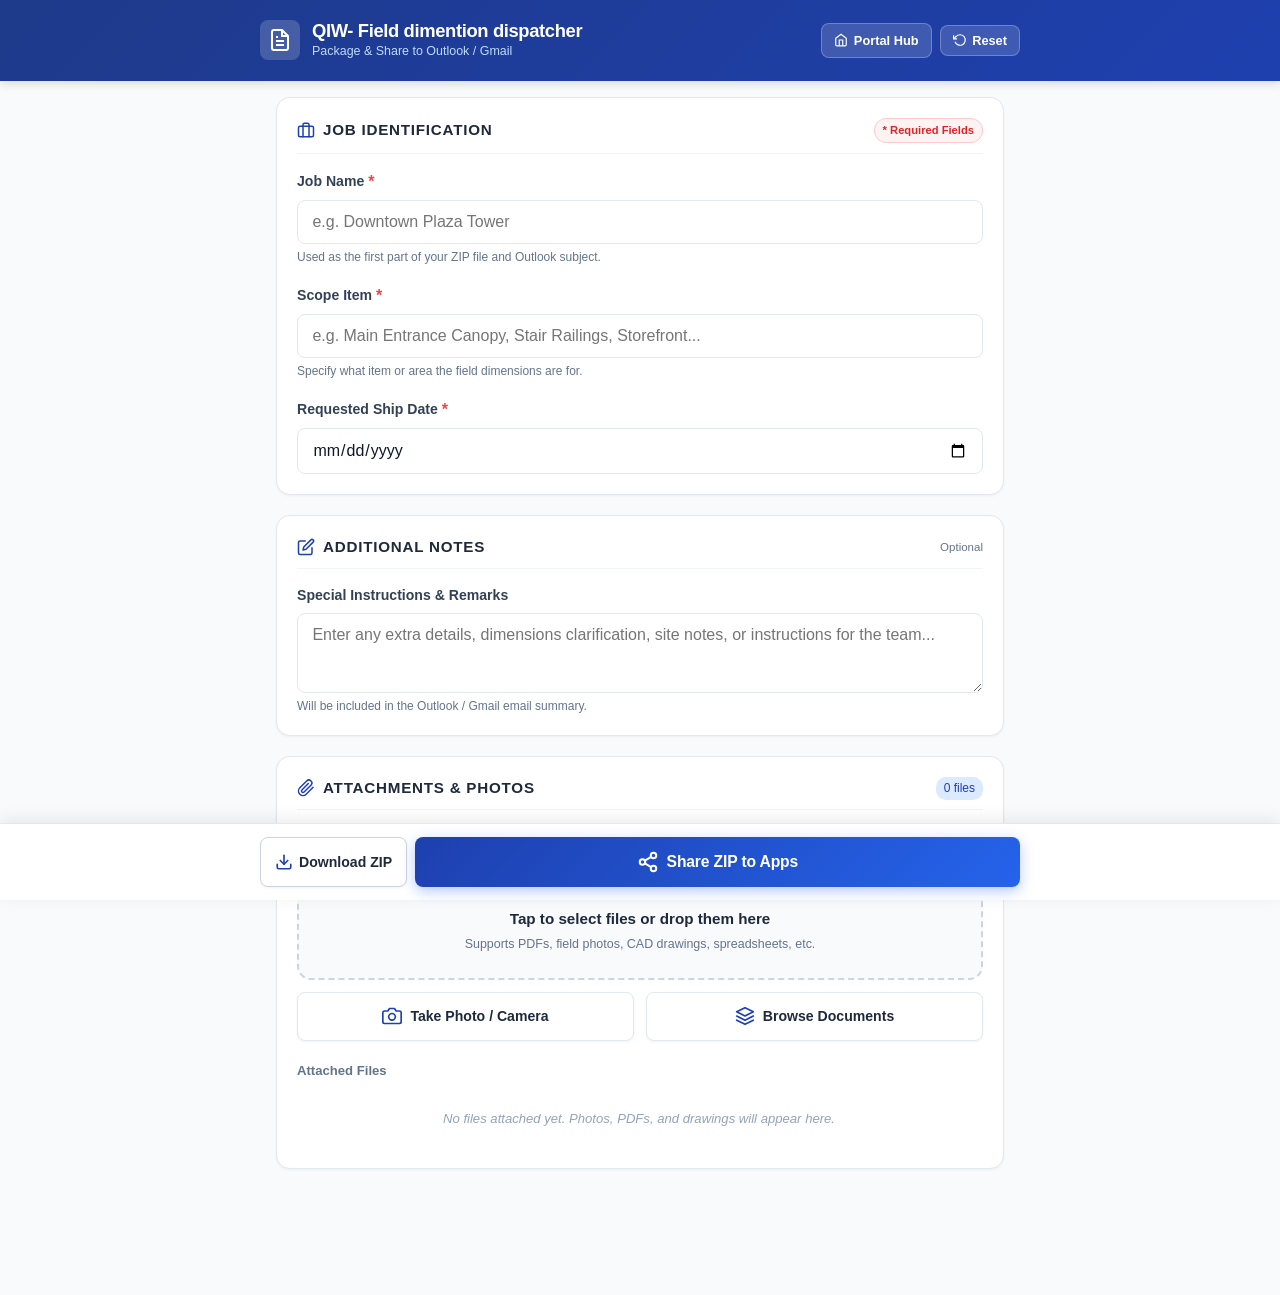
<file: field-dims/index.html>
<!DOCTYPE html>
<html lang="en">
<head>
  <meta charset="UTF-8">
  <meta name="viewport" content="width=device-width, initial-scale=1.0, maximum-scale=1.0, user-scalable=no">
  <meta name="apple-mobile-web-app-capable" content="yes">
  <meta name="apple-mobile-web-app-status-bar-style" content="default">
  <title>QIW- Field dimention dispatcher</title>
  <link rel="stylesheet" href="static/css/style.css?v=20260903_v10">
</head>
<body>

  <!-- App Header -->
  <header class="app-header">
    <div class="header-container">
      <div class="header-brand">
        <div class="header-icon">
          <svg viewBox="0 0 24 24">
            <path d="M14 2H6a2 2 0 0 0-2 2v16a2 2 0 0 0 2 2h12a2 2 0 0 0 2-2V8z"></path>
            <polyline points="14 2 14 8 20 8"></polyline>
            <line x1="16" y1="13" x2="8" y2="13"></line>
            <line x1="16" y1="17" x2="8" y2="17"></line>
            <polyline points="10 9 9 9 8 9"></polyline>
          </svg>
        </div>
        <div class="header-titles">
          <h1>QIW- Field dimention dispatcher</h1>
          <p>Package & Share to Outlook / Gmail</p>
        </div>
      </div>
      <div class="header-actions">
        <a href="../index.html" onclick="if(window.parent&&window.parent.qiwPortal){window.parent.qiwPortal.showHub();return false;}" class="btn-header" style="text-decoration: none;" title="Return to Selection Hub">
          <svg width="14" height="14" viewBox="0 0 24 24" fill="none" stroke="currentColor" stroke-width="2">
            <path d="M3 9l9-7 9 7v11a2 2 0 0 1-2 2H5a2 2 0 0 1-2-2z"></path>
            <polyline points="9 22 9 12 15 12 15 22"></polyline>
          </svg>
          Portal Hub
        </a>
        <button type="button" class="btn-header" id="btnResetForm" title="Clear all fields">
          <svg width="14" height="14" viewBox="0 0 24 24" fill="none" stroke="currentColor" stroke-width="2">
            <polyline points="1 4 1 10 7 10"></polyline>
            <path d="M3.51 15a9 9 0 1 0 2.13-9.36L1 10"></path>
          </svg>
          Reset
        </button>
      </div>
    </div>
  </header>

  <!-- Main Content Wrapper -->
  <main class="main-wrapper">

    <form id="jobDispatchForm" onsubmit="return false;" novalidate>
      
      <!-- Card 1: Required Job Info -->
      <section class="form-card">
        <div class="card-title-row">
          <div class="card-title">
            <svg viewBox="0 0 24 24" fill="none" stroke-width="2" stroke-linecap="round" stroke-linejoin="round">
              <rect x="2" y="7" width="20" height="14" rx="2" ry="2"></rect>
              <path d="M16 21V5a2 2 0 0 0-2-2h-4a2 2 0 0 0-2 2v16"></path>
            </svg>
            Job Identification
          </div>
          <span class="badge-required">* Required Fields</span>
        </div>

        <!-- Job Name -->
        <div class="form-group">
          <label for="jobName">Job Name <span class="star">*</span></label>
          <input type="text" id="jobName" placeholder="e.g. Downtown Plaza Tower" autocomplete="off" required>
          <div class="error-text" id="jobNameError"></div>
          <div class="input-hint">Used as the first part of your ZIP file and Outlook subject.</div>
        </div>

        <!-- Scope Item -->
        <div class="form-group">
          <label for="category">Scope Item <span class="star">*</span></label>
          <input type="text" id="category" placeholder="e.g. Main Entrance Canopy, Stair Railings, Storefront..." autocomplete="off" required>
          <div class="error-text" id="categoryError"></div>
          <div class="input-hint">Specify what item or area the field dimensions are for.</div>
        </div>

        <!-- Requested Ship Date -->
        <div class="form-group">
          <label for="shipDate">Requested Ship Date <span class="star">*</span></label>
          <input type="date" id="shipDate" required>
          <div class="error-text" id="shipDateError"></div>
        </div>
      </section>

      <!-- Card 2: Additional Notes (Optional) -->
      <section class="form-card">
        <div class="card-title-row">
          <div class="card-title">
            <svg viewBox="0 0 24 24" fill="none" stroke-width="2" stroke-linecap="round" stroke-linejoin="round">
              <path d="M11 4H4a2 2 0 0 0-2 2v14a2 2 0 0 0 2 2h14a2 2 0 0 0 2-2v-7"></path>
              <path d="M18.5 2.5a2.121 2.121 0 0 1 3 3L12 15l-4 1 1-4 9.5-9.5z"></path>
            </svg>
            Additional Notes
          </div>
          <span style="font-size: 0.72rem; color: var(--text-muted); font-weight: 500;">Optional</span>
        </div>

        <div class="form-group">
          <label for="notes">Special Instructions & Remarks</label>
          <textarea id="notes" rows="3" placeholder="Enter any extra details, dimensions clarification, site notes, or instructions for the team..."></textarea>
          <div class="input-hint">Will be included in the Outlook / Gmail email summary.</div>
        </div>
      </section>

      <!-- Card 3: File Uploads & Photos -->
      <section class="form-card">
        <div class="card-title-row">
          <div class="card-title">
            <svg viewBox="0 0 24 24" fill="none" stroke-width="2" stroke-linecap="round" stroke-linejoin="round">
              <path d="M21.44 11.05l-9.19 9.19a6 6 0 0 1-8.49-8.49l9.19-9.19a4 4 0 0 1 5.66 5.66l-9.2 9.19a2 2 0 0 1-2.83-2.83l8.49-8.48"></path>
            </svg>
            Attachments & Photos
          </div>
          <span class="file-list-count" id="fileCountBadge">0 files</span>
        </div>

        <!-- Hidden File Inputs -->
        <input type="file" id="fileInputAll" multiple style="display: none;">
        <input type="file" id="fileInputCamera" accept="image/*" capture="environment" multiple style="display: none;">

        <!-- Drag & Drop Zone -->
        <div class="upload-zone" id="dropZone">
          <div class="upload-zone-icon">
            <svg viewBox="0 0 24 24" fill="none" stroke="currentColor" stroke-width="2" stroke-linecap="round" stroke-linejoin="round">
              <path d="M21 15v4a2 2 0 0 1-2 2H5a2 2 0 0 1-2-2v-4"></path>
              <polyline points="17 8 12 3 7 8"></polyline>
              <line x1="12" y1="3" x2="12" y2="15"></line>
            </svg>
          </div>
          <div class="upload-zone-text">Tap to select files or drop them here</div>
          <div class="upload-zone-sub">Supports PDFs, field photos, CAD drawings, spreadsheets, etc.</div>
        </div>

        <!-- Mobile Quick-Action Buttons (Camera & Documents) -->
        <div class="mobile-upload-actions">
          <button type="button" class="btn-upload-choice" id="btnCameraUpload">
            <svg viewBox="0 0 24 24" fill="none" stroke-width="2" stroke-linecap="round" stroke-linejoin="round">
              <path d="M23 19a2 2 0 0 1-2 2H3a2 2 0 0 1-2-2V8a2 2 0 0 1 2-2h4l2-3h6l2 3h4a2 2 0 0 1 2 2z"></path>
              <circle cx="12" cy="13" r="4"></circle>
            </svg>
            Take Photo / Camera
          </button>
          <button type="button" class="btn-upload-choice" id="btnBrowseUpload">
            <svg viewBox="0 0 24 24" fill="none" stroke-width="2" stroke-linecap="round" stroke-linejoin="round">
              <polygon points="12 2 2 7 12 12 22 7 12 2"></polygon>
              <polyline points="2 17 12 22 22 17"></polyline>
              <polyline points="2 12 12 17 22 12"></polyline>
            </svg>
            Browse Documents
          </button>
        </div>

        <!-- Attached Files List -->
        <div class="file-list-header">
          <span>Attached Files</span>
        </div>
        <div class="file-list" id="fileListContainer">
          <div class="file-empty-state">No files attached yet. Photos, PDFs, and drawings will appear here.</div>
        </div>
      </section>

    </form>
  </main>

  <!-- Sticky Bottom Bar for Mobile & Tablet -->
  <aside class="sticky-bottom-bar">
    <div class="bottom-bar-container">
      <button type="button" class="btn-secondary-action" id="btnBottomDownloadZip" title="Download ZIP archive to device">
        <svg viewBox="0 0 24 24" fill="none" stroke="currentColor" stroke-width="2.2" stroke-linecap="round" stroke-linejoin="round">
          <path d="M21 15v4a2 2 0 0 1-2 2H5a2 2 0 0 1-2-2v-4"></path>
          <polyline points="7 10 12 15 17 10"></polyline>
          <line x1="12" y1="15" x2="12" y2="3"></line>
        </svg>
        Download ZIP
      </button>
      <button type="button" class="btn-primary-action" id="btnShareEmail" title="Select app (Outlook, Gmail, Teams) to share ZIP">
        <svg viewBox="0 0 24 24" fill="none" stroke="currentColor" stroke-width="2.2" stroke-linecap="round" stroke-linejoin="round">
          <circle cx="18" cy="5" r="3"></circle>
          <circle cx="6" cy="12" r="3"></circle>
          <circle cx="18" cy="19" r="3"></circle>
          <line x1="8.59" y1="13.51" x2="15.42" y2="17.49"></line>
          <line x1="15.41" y1="6.51" x2="8.59" y2="10.49"></line>
        </svg>
        Share ZIP to Apps
      </button>
    </div>
  </aside>

  <!-- Loading Screen Overlay -->
  <div class="loading-overlay" id="loadingOverlay">
    <div class="spinner"></div>
    <div class="loading-title" id="loadingTitle">Compressing Files...</div>
    <div class="loading-subtitle" id="loadingSubtitle">Packaging files into ZIP</div>
  </div>

  <!-- Export Options Modal (Only 2 options: Share to Apps or Download ZIP) -->
  <div class="modal" id="exportModal">
    <div class="modal-content">
      <div class="modal-header">
        <h3>
          <svg width="20" height="20" viewBox="0 0 24 24" fill="none" stroke="#10b981" stroke-width="2.2">
            <path d="M22 11.08V12a10 10 0 1 1-5.93-9.14"></path>
            <polyline points="22 4 12 14.01 9 11.01"></polyline>
          </svg>
          ZIP Archive Ready
        </h3>
        <button type="button" class="modal-close-btn" id="modalCloseBtn">&times;</button>
      </div>

      <div class="modal-body">
        <!-- ZIP File Confirmation Box -->
        <div class="zip-badge-box">
          <div class="zip-badge-icon">
            <svg viewBox="0 0 24 24" fill="none" stroke="currentColor" stroke-width="2" stroke-linecap="round" stroke-linejoin="round">
              <polyline points="21 8 21 21 3 21 3 8"></polyline>
              <rect x="1" y="3" width="22" height="5"></rect>
              <line x1="10" y1="12" x2="14" y2="12"></line>
            </svg>
          </div>
          <div class="zip-details">
            <div class="zip-name" id="modalZipName">Job - Category.zip</div>
            <div class="zip-meta" id="modalZipMeta">0 files &bull; 0 KB</div>
          </div>
        </div>

        <!-- Export Buttons: ONLY TWO BUTTONS -->
        <div class="export-options-list">
          <button type="button" class="btn-export-option primary-option" id="btnModalShare">
            <div class="export-option-icon">
              <svg viewBox="0 0 24 24" fill="none" stroke="currentColor" stroke-width="2" stroke-linecap="round" stroke-linejoin="round">
                <circle cx="18" cy="5" r="3"></circle>
                <circle cx="6" cy="12" r="3"></circle>
                <circle cx="18" cy="19" r="3"></circle>
                <line x1="8.59" y1="13.51" x2="15.42" y2="17.49"></line>
                <line x1="15.41" y1="6.51" x2="8.59" y2="10.49"></line>
              </svg>
            </div>
            <div class="export-option-content">
              <div class="export-option-title">Share to Apps (Outlook / Gmail)</div>
              <div class="export-option-desc">Open apps on your mobile or tablet to share the ZIP file</div>
            </div>
          </button>

          <button type="button" class="btn-export-option" id="btnModalDownloadZip">
            <div class="export-option-icon" style="background: #f0fdf4; color: #16a34a;">
              <svg viewBox="0 0 24 24" fill="none" stroke="currentColor" stroke-width="2" stroke-linecap="round" stroke-linejoin="round">
                <path d="M21 15v4a2 2 0 0 1-2 2H5a2 2 0 0 1-2-2v-4"></path>
                <polyline points="7 10 12 15 17 10"></polyline>
                <line x1="12" y1="15" x2="12" y2="3"></line>
              </svg>
            </div>
            <div class="export-option-content">
              <div class="export-option-title">Download ZIP File</div>
              <div class="export-option-desc">Save the compressed archive directly to your device</div>
            </div>
          </button>
        </div>
      </div>
    </div>
  </div>

  <!-- Photo Markup & Annotation Studio Modal -->
  <div class="markup-modal" id="markupModal">
    <div class="markup-header">
      <div class="markup-header-title">
        <svg width="18" height="18" viewBox="0 0 24 24" fill="none" stroke="#60a5fa" stroke-width="2.2" stroke-linecap="round" stroke-linejoin="round">
          <path d="M12 20h9"></path>
          <path d="M16.5 3.5a2.121 2.121 0 0 1 3 3L7 19l-4 1 1-4L16.5 3.5z"></path>
        </svg>
        <span id="markupPhotoTitle">Photo Markup</span>
      </div>
      <div class="markup-header-actions">
        <button type="button" class="btn-markup-action" id="btnMarkupUndo" title="Undo last markup">
          <svg width="14" height="14" viewBox="0 0 24 24" fill="none" stroke="currentColor" stroke-width="2">
            <polyline points="1 4 1 10 7 10"></polyline>
            <path d="M3.51 15a9 9 0 1 0 2.13-9.36L1 10"></path>
          </svg>
          Undo
        </button>
        <button type="button" class="btn-markup-action" id="btnMarkupClear" title="Clear all marks">
          <svg width="14" height="14" viewBox="0 0 24 24" fill="none" stroke="currentColor" stroke-width="2">
            <polyline points="3 6 5 6 21 6"></polyline>
            <path d="M19 6v14a2 2 0 0 1-2 2H7a2 2 0 0 1-2-2V6m3 0V4a2 2 0 0 1 2-2h4a2 2 0 0 1 2 2v2"></path>
          </svg>
          Clear
        </button>
        <button type="button" class="btn-markup-action btn-save" id="btnMarkupSave">
          <svg width="14" height="14" viewBox="0 0 24 24" fill="none" stroke="currentColor" stroke-width="2.2">
            <path d="M19 21H5a2 2 0 0 1-2-2V5a2 2 0 0 1 2-2h11l5 5v11a2 2 0 0 1-2 2z"></path>
            <polyline points="17 21 17 13 7 13 7 21"></polyline>
            <polyline points="7 3 7 8 15 8"></polyline>
          </svg>
          Save & Apply
        </button>
        <button type="button" class="btn-markup-action" id="btnMarkupClose" title="Cancel without saving">✕</button>
      </div>
    </div>

    <!-- Toolbar: Tools, Colors, Stroke -->
    <div class="markup-toolbar">
      <!-- Tools -->
      <div class="markup-tool-group">
        <span class="tool-label">Tool:</span>
        <button type="button" class="markup-tool-btn active" data-tool="pen" id="toolPen" title="Freehand Pen">
          <svg viewBox="0 0 24 24" fill="none" stroke="currentColor" stroke-width="2"><path d="M12 20h9"></path><path d="M16.5 3.5a2.121 2.121 0 0 1 3 3L7 19l-4 1 1-4L16.5 3.5z"></path></svg>
          Pen
        </button>
        <button type="button" class="markup-tool-btn" data-tool="arrow" id="toolArrow" title="Dimension Arrow">
          <svg viewBox="0 0 24 24" fill="none" stroke="currentColor" stroke-width="2"><line x1="5" y1="12" x2="19" y2="12"></line><polyline points="12 5 19 12 12 19"></polyline></svg>
          Arrow
        </button>
        <button type="button" class="markup-tool-btn" data-tool="text" id="toolText" title="Add Text / Dimension Label">
          <svg viewBox="0 0 24 24" fill="none" stroke="currentColor" stroke-width="2"><polyline points="4 7 4 4 20 4 20 7"></polyline><line x1="9" y1="20" x2="15" y2="20"></line><line x1="12" y1="4" x2="12" y2="20"></line></svg>
          Text / Dims
        </button>
        <button type="button" class="markup-tool-btn" data-tool="box" id="toolBox" title="Rectangle Box">
          <svg viewBox="0 0 24 24" fill="none" stroke="currentColor" stroke-width="2"><rect x="3" y="3" width="18" height="18" rx="2" ry="2"></rect></svg>
          Box
        </button>
        <button type="button" class="markup-tool-btn" data-tool="eraser" id="toolEraser" title="Eraser (Erase marks)">
          <svg viewBox="0 0 24 24" fill="none" stroke="currentColor" stroke-width="2"><path d="M18 13.5l-6 6a2.121 2.121 0 0 1-3 0l-7-7a2.121 2.121 0 0 1 0-3l9-9a2.121 2.121 0 0 1 3 0l7 7a2.121 2.121 0 0 1 0 3z"></path><path d="M6 18h14"></path></svg>
          Eraser
        </button>
      </div>

      <!-- Color Swatches -->
      <div class="markup-tool-group">
        <span class="tool-label">Color:</span>
        <div class="markup-colors">
          <button type="button" class="color-swatch active" data-color="#ef4444" style="background: #ef4444;" title="Red"></button>
          <button type="button" class="color-swatch" data-color="#eab308" style="background: #eab308;" title="Yellow"></button>
          <button type="button" class="color-swatch" data-color="#10b981" style="background: #10b981;" title="Green"></button>
          <button type="button" class="color-swatch" data-color="#3b82f6" style="background: #3b82f6;" title="Blue"></button>
          <button type="button" class="color-swatch" data-color="#ffffff" style="background: #ffffff;" title="White"></button>
          <button type="button" class="color-swatch" data-color="#000000" style="background: #000000;" title="Black"></button>
        </div>
      </div>

      <!-- Stroke Width -->
      <div class="markup-tool-group">
        <span class="tool-label">Size:</span>
        <div class="stroke-sizes">
          <button type="button" class="stroke-btn" data-size="3">Fine</button>
          <button type="button" class="stroke-btn active" data-size="6">Med</button>
          <button type="button" class="stroke-btn" data-size="12">Bold</button>
        </div>
      </div>
    </div>

    <!-- Canvas Workspace -->
    <div class="markup-canvas-wrapper" id="markupCanvasWrapper">
      <canvas id="markupCanvas"></canvas>
    </div>

    <div class="markup-instructions" id="markupInstructionText">
      ✏️ Draw with your finger or stylus. Tap "Text / Dims" to stamp dimension measurements.
    </div>

    <!-- Dedicated Save & Cancel Action Bar -->
    <div class="markup-bottom-bar">
      <button type="button" class="btn-markup-bottom-cancel" id="btnMarkupBottomCancel">
        ✕ Cancel
      </button>
      <button type="button" class="btn-markup-bottom-save" id="btnMarkupBottomSave">
        <svg viewBox="0 0 24 24" fill="none" stroke="currentColor" stroke-width="2.5" stroke-linecap="round" stroke-linejoin="round">
          <polyline points="20 6 9 17 4 12"></polyline>
        </svg>
        Save Changes to Photo
      </button>
    </div>
  </div>

  <!-- Toast Notification -->
  <div class="toast" id="toast"></div>

  <!-- Offline Vendored JSZip -->
  <script src="static/js/jszip.min.js"></script>
  <!-- Application Logic -->
  <script src="static/js/app.js?v=20260903_v10"></script>
</body>
</html>
</file>
<file: field-dims/static/css/style.css>
:root {
  --primary: #1e40af;
  --primary-hover: #1d4ed8;
  --primary-light: #dbeafe;
  --primary-glow: rgba(30, 64, 175, 0.15);
  --secondary: #0f766e;
  --secondary-light: #ccfbf1;
  --accent: #f59e0b;
  --surface: #ffffff;
  --background: #f8fafc;
  --card-bg: #ffffff;
  --text-main: #0f172a;
  --text-muted: #64748b;
  --border: #e2e8f0;
  --border-focus: #3b82f6;
  --danger: #ef4444;
  --danger-light: #fee2e2;
  --success: #10b981;
  --success-light: #d1fae5;
  --radius-sm: 8px;
  --radius-md: 14px;
  --radius-lg: 20px;
  --shadow-sm: 0 1px 3px rgba(0, 0, 0, 0.05);
  --shadow-md: 0 4px 12px rgba(15, 23, 42, 0.08);
  --shadow-lg: 0 10px 25px rgba(15, 23, 42, 0.12);
  --font-sans: -apple-system, BlinkMacSystemFont, "Segoe UI", Roboto, Helvetica, Arial, sans-serif;
}

* {
  box-sizing: border-box;
  margin: 0;
  padding: 0;
  -webkit-tap-highlight-color: transparent;
}

body {
  font-family: var(--font-sans);
  background-color: var(--background);
  color: var(--text-main);
  line-height: 1.5;
  min-height: 100vh;
  display: flex;
  flex-direction: column;
  padding-bottom: 90px; /* space for sticky mobile bar */
}

/* Header */
.app-header {
  background: linear-gradient(135deg, #1e3a8a 0%, #1e40af 100%);
  color: #ffffff;
  padding: 1.25rem 1rem;
  position: sticky;
  top: 0;
  z-index: 100;
  box-shadow: 0 2px 10px rgba(0, 0, 0, 0.15);
}

.header-container {
  max-width: 760px;
  margin: 0 auto;
  display: flex;
  align-items: center;
  justify-content: space-between;
}

.header-brand {
  display: flex;
  align-items: center;
  gap: 0.75rem;
}

.header-icon {
  width: 40px;
  height: 40px;
  background: rgba(255, 255, 255, 0.18);
  backdrop-filter: blur(4px);
  border-radius: var(--radius-sm);
  display: flex;
  align-items: center;
  justify-content: center;
}

.header-icon svg {
  width: 24px;
  height: 24px;
  fill: none;
  stroke: #ffffff;
  stroke-width: 2;
}

.header-titles h1 {
  font-size: 1.15rem;
  font-weight: 700;
  letter-spacing: -0.02em;
  line-height: 1.2;
}

.header-titles p {
  font-size: 0.78rem;
  color: #bfdbfe;
  font-weight: 500;
}

.header-actions {
  display: flex;
  align-items: center;
  gap: 0.5rem;
}

.btn-header {
  background: rgba(255, 255, 255, 0.15);
  border: 1px solid rgba(255, 255, 255, 0.25);
  color: #ffffff;
  padding: 0.45rem 0.75rem;
  border-radius: var(--radius-sm);
  font-size: 0.8rem;
  font-weight: 600;
  cursor: pointer;
  display: inline-flex;
  align-items: center;
  gap: 0.35rem;
  transition: all 0.2s ease;
}

.btn-header:hover {
  background: rgba(255, 255, 255, 0.25);
}

/* Main Container */
.main-wrapper {
  flex: 1;
  max-width: 760px;
  width: 100%;
  margin: 1rem auto;
  padding: 0 1rem;
}

/* Info Banner for Mobile WiFi connection */
.wifi-banner {
  background: #eff6ff;
  border: 1px solid #bfdbfe;
  border-radius: var(--radius-md);
  padding: 0.75rem 1rem;
  margin-bottom: 1rem;
  display: flex;
  align-items: center;
  justify-content: space-between;
  gap: 0.75rem;
  font-size: 0.82rem;
  color: #1e40af;
}

.wifi-banner-content {
  display: flex;
  align-items: center;
  gap: 0.6rem;
}

.wifi-banner svg {
  width: 20px;
  height: 20px;
  flex-shrink: 0;
}

.qr-toggle-btn {
  background: #dbeafe;
  color: #1e40af;
  border: none;
  padding: 0.3rem 0.6rem;
  border-radius: 6px;
  font-size: 0.75rem;
  font-weight: 600;
  cursor: pointer;
  white-space: nowrap;
}

/* QR Code Modal / Box */
.qr-box {
  display: none;
  background: #ffffff;
  border: 1px solid var(--border);
  border-radius: var(--radius-md);
  padding: 1rem;
  margin-bottom: 1rem;
  text-align: center;
  box-shadow: var(--shadow-sm);
}

.qr-box.show {
  display: block;
}

.qr-box img {
  max-width: 160px;
  height: auto;
  margin: 0.5rem auto;
}

/* Form Cards */
.form-card {
  background: var(--card-bg);
  border-radius: var(--radius-md);
  box-shadow: var(--shadow-sm);
  border: 1px solid var(--border);
  padding: 1.25rem;
  margin-bottom: 1.25rem;
  transition: border-color 0.2s;
}

.card-title-row {
  display: flex;
  align-items: center;
  justify-content: space-between;
  margin-bottom: 1rem;
  padding-bottom: 0.6rem;
  border-bottom: 1px solid #f1f5f9;
}

.card-title {
  font-size: 0.95rem;
  font-weight: 700;
  color: #1e293b;
  text-transform: uppercase;
  letter-spacing: 0.05em;
  display: flex;
  align-items: center;
  gap: 0.5rem;
}

.card-title svg {
  width: 18px;
  height: 18px;
  stroke: var(--primary);
}

.badge-required {
  font-size: 0.7rem;
  font-weight: 600;
  background: #fef2f2;
  color: #dc2626;
  padding: 0.2rem 0.5rem;
  border-radius: 12px;
  border: 1px solid #fecaca;
}

/* Form Groups */
.form-grid-2 {
  display: grid;
  grid-template-columns: 1fr;
  gap: 1rem;
}

@media (min-width: 540px) {
  .form-grid-2 {
    grid-template-columns: 1fr 1fr;
  }
}

.form-group {
  margin-bottom: 1.1rem;
  display: flex;
  flex-direction: column;
}

.form-group:last-child {
  margin-bottom: 0;
}

label {
  font-size: 0.88rem;
  font-weight: 600;
  color: #334155;
  margin-bottom: 0.4rem;
  display: flex;
  align-items: center;
  gap: 0.25rem;
}

.star {
  color: #ef4444;
  font-weight: 700;
  font-size: 1rem;
}

.input-hint {
  font-size: 0.75rem;
  color: var(--text-muted);
  margin-top: 0.25rem;
}

/* Inputs, Selects, Textareas */
input[type="text"],
input[type="date"],
select,
textarea {
  width: 100%;
  padding: 0.75rem 0.9rem;
  font-size: 1rem; /* 16px to prevent iOS auto-zoom on focus */
  font-family: inherit;
  border: 1.5px solid var(--border);
  border-radius: var(--radius-sm);
  background-color: #ffffff;
  color: var(--text-main);
  transition: all 0.2s ease;
  outline: none;
}

input[type="text"]:focus,
input[type="date"]:focus,
select:focus,
textarea:focus {
  border-color: var(--border-focus);
  box-shadow: 0 0 0 3px var(--primary-glow);
}

input.is-invalid,
select.is-invalid,
textarea.is-invalid {
  border-color: var(--danger) !important;
  background-color: #fff8f8;
}

.error-text {
  font-size: 0.75rem;
  color: var(--danger);
  margin-top: 0.3rem;
  display: none;
  font-weight: 500;
}

.error-text.visible {
  display: block;
}

/* Quick Category Chips */
.category-chips {
  display: flex;
  flex-wrap: wrap;
  gap: 0.4rem;
  margin-top: 0.5rem;
}

.chip-btn {
  background: #f1f5f9;
  border: 1px solid #cbd5e1;
  color: #475569;
  padding: 0.35rem 0.7rem;
  border-radius: 20px;
  font-size: 0.78rem;
  font-weight: 500;
  cursor: pointer;
  transition: all 0.15s ease;
}

.chip-btn:hover {
  background: #e2e8f0;
}

.chip-btn.active {
  background: var(--primary);
  border-color: var(--primary);
  color: #ffffff;
  font-weight: 600;
  box-shadow: 0 2px 5px rgba(30, 64, 175, 0.25);
}

/* File Upload Zone */
.upload-zone {
  border: 2px dashed #cbd5e1;
  border-radius: var(--radius-md);
  padding: 1.5rem 1rem;
  text-align: center;
  background: #f8fafc;
  cursor: pointer;
  transition: all 0.2s ease;
  position: relative;
}

.upload-zone:hover,
.upload-zone.dragover {
  border-color: var(--primary);
  background: #eff6ff;
}

.upload-zone-icon {
  width: 48px;
  height: 48px;
  margin: 0 auto 0.5rem;
  color: var(--primary);
}

.upload-zone-text {
  font-size: 0.95rem;
  font-weight: 600;
  color: #1e293b;
  margin-bottom: 0.25rem;
}

.upload-zone-sub {
  font-size: 0.78rem;
  color: var(--text-muted);
}

/* Mobile Quick-Action Buttons (Camera & Documents) */
.mobile-upload-actions {
  display: grid;
  grid-template-columns: 1fr 1fr;
  gap: 0.75rem;
  margin-top: 0.75rem;
}

.btn-upload-choice {
  display: flex;
  align-items: center;
  justify-content: center;
  gap: 0.5rem;
  padding: 0.85rem 0.75rem;
  border-radius: var(--radius-sm);
  font-size: 0.88rem;
  font-weight: 600;
  cursor: pointer;
  border: 1px solid var(--border);
  background: #ffffff;
  color: #1e293b;
  box-shadow: var(--shadow-sm);
  transition: all 0.15s ease;
}

.btn-upload-choice:active,
.btn-upload-choice:hover {
  background: #f1f5f9;
  border-color: #94a3b8;
  transform: translateY(-1px);
}

.btn-upload-choice svg {
  width: 20px;
  height: 20px;
  stroke: var(--primary);
}

/* File List & Items */
.file-list-header {
  display: flex;
  align-items: center;
  justify-content: space-between;
  margin-top: 1.25rem;
  margin-bottom: 0.5rem;
  font-size: 0.82rem;
  color: var(--text-muted);
  font-weight: 600;
}

.file-list-count {
  background: var(--primary-light);
  color: var(--primary);
  padding: 0.15rem 0.5rem;
  border-radius: 10px;
  font-size: 0.75rem;
}

.file-list {
  display: flex;
  flex-direction: column;
  gap: 0.5rem;
  max-height: 280px;
  overflow-y: auto;
  padding-right: 2px;
}

.file-item {
  display: flex;
  align-items: center;
  justify-content: space-between;
  padding: 0.6rem 0.75rem;
  background: #f8fafc;
  border: 1px solid var(--border);
  border-radius: var(--radius-sm);
  gap: 0.6rem;
  transition: background 0.15s;
}

.file-item:hover {
  background: #f1f5f9;
}

.file-info-col {
  display: flex;
  align-items: center;
  gap: 0.6rem;
  min-width: 0;
  flex: 1;
}

.file-thumb {
  width: 38px;
  height: 38px;
  border-radius: 6px;
  object-fit: cover;
  flex-shrink: 0;
  background: #e2e8f0;
  border: 1px solid #cbd5e1;
}

.file-icon-box {
  width: 38px;
  height: 38px;
  border-radius: 6px;
  background: #e0e7ff;
  color: #4338ca;
  display: flex;
  align-items: center;
  justify-content: center;
  flex-shrink: 0;
  font-weight: 700;
  font-size: 0.7rem;
  text-transform: uppercase;
}

.file-name-size {
  min-width: 0;
  flex: 1;
}

.file-name {
  font-size: 0.86rem;
  font-weight: 600;
  color: #1e293b;
  white-space: nowrap;
  overflow: hidden;
  text-overflow: ellipsis;
}

.file-size {
  font-size: 0.72rem;
  color: var(--text-muted);
}

.btn-remove-file {
  background: transparent;
  border: none;
  color: #94a3b8;
  width: 32px;
  height: 32px;
  display: flex;
  align-items: center;
  justify-content: center;
  border-radius: 6px;
  cursor: pointer;
  flex-shrink: 0;
  transition: all 0.15s;
}

.btn-remove-file:hover,
.btn-remove-file:active {
  background: var(--danger-light);
  color: var(--danger);
}

.btn-remove-file svg {
  width: 18px;
  height: 18px;
}

/* Empty State */
.file-empty-state {
  text-align: center;
  padding: 1.25rem 0.5rem;
  color: #94a3b8;
  font-size: 0.82rem;
  font-style: italic;
}

/* Sticky Mobile Bottom Bar */
.sticky-bottom-bar {
  position: fixed;
  bottom: 0;
  left: 0;
  right: 0;
  background: #ffffff;
  box-shadow: 0 -4px 16px rgba(0, 0, 0, 0.08);
  border-top: 1px solid var(--border);
  padding: 0.8rem 1rem;
  z-index: 99;
}

.bottom-bar-container {
  max-width: 760px;
  margin: 0 auto;
  display: flex;
  gap: 0.5rem;
  align-items: center;
}

.btn-secondary-action {
  background: #ffffff;
  border: 1.5px solid #cbd5e1;
  color: #1e293b;
  padding: 0.85rem 0.9rem;
  border-radius: var(--radius-sm);
  font-size: 0.88rem;
  font-weight: 700;
  display: inline-flex;
  align-items: center;
  justify-content: center;
  gap: 0.35rem;
  cursor: pointer;
  transition: all 0.15s;
  min-height: 50px;
  white-space: nowrap;
  box-shadow: var(--shadow-sm);
  flex-shrink: 0;
}

.btn-secondary-action:active {
  background: #f1f5f9;
  transform: scale(0.98);
}

.btn-secondary-action svg {
  width: 18px;
  height: 18px;
  stroke: #1e40af;
}

.btn-primary-action {
  flex: 1;
  background: linear-gradient(135deg, #1e40af 0%, #2563eb 100%);
  color: #ffffff;
  border: none;
  padding: 0.85rem 1rem;
  border-radius: var(--radius-sm);
  font-size: 0.98rem;
  font-weight: 700;
  letter-spacing: -0.01em;
  display: flex;
  align-items: center;
  justify-content: center;
  gap: 0.45rem;
  cursor: pointer;
  box-shadow: 0 4px 14px rgba(37, 99, 235, 0.35);
  transition: all 0.2s ease;
  min-height: 50px;
  white-space: nowrap;
}

.btn-primary-action:active {
  transform: scale(0.98);
}

.btn-primary-action:hover {
  background: linear-gradient(135deg, #1d4ed8 0%, #1d4ed8 100%);
  box-shadow: 0 6px 18px rgba(37, 99, 235, 0.45);
}

.btn-primary-action svg {
  width: 22px;
  height: 22px;
}

/* Loading Overlay */
.loading-overlay {
  display: none;
  position: fixed;
  top: 0;
  left: 0;
  right: 0;
  bottom: 0;
  background: rgba(15, 23, 42, 0.7);
  backdrop-filter: blur(4px);
  z-index: 1000;
  align-items: center;
  justify-content: center;
  flex-direction: column;
  color: #ffffff;
  padding: 1.5rem;
  text-align: center;
}

.loading-overlay.active {
  display: flex;
}

.spinner {
  width: 50px;
  height: 50px;
  border: 4px solid rgba(255, 255, 255, 0.2);
  border-top-color: #ffffff;
  border-radius: 50%;
  animation: spin 0.8s linear infinite;
  margin-bottom: 1rem;
}

@keyframes spin {
  to { transform: rotate(360deg); }
}

.loading-title {
  font-size: 1.15rem;
  font-weight: 700;
  margin-bottom: 0.3rem;
}

.loading-subtitle {
  font-size: 0.85rem;
  color: #cbd5e1;
}

/* Result / Export Modal */
.modal {
  display: none;
  position: fixed;
  top: 0;
  left: 0;
  right: 0;
  bottom: 0;
  background: rgba(15, 23, 42, 0.6);
  backdrop-filter: blur(3px);
  z-index: 1001;
  align-items: center;
  justify-content: center;
  padding: 1rem;
}

.modal.active {
  display: flex;
}

.modal-content {
  background: #ffffff;
  width: 100%;
  max-width: 520px;
  border-radius: var(--radius-lg);
  box-shadow: var(--shadow-lg);
  overflow: hidden;
  max-height: 90vh;
  display: flex;
  flex-direction: column;
  animation: slideUp 0.25s cubic-bezier(0.16, 1, 0.3, 1);
}

@keyframes slideUp {
  from {
    transform: translateY(30px);
    opacity: 0;
  }
  to {
    transform: translateY(0);
    opacity: 1;
  }
}

.modal-header {
  padding: 1.1rem 1.25rem;
  background: #f8fafc;
  border-bottom: 1px solid var(--border);
  display: flex;
  align-items: center;
  justify-content: space-between;
}

.modal-header h3 {
  font-size: 1.05rem;
  font-weight: 700;
  color: #0f172a;
  display: flex;
  align-items: center;
  gap: 0.5rem;
}

.modal-close-btn {
  background: transparent;
  border: none;
  font-size: 1.4rem;
  color: #64748b;
  cursor: pointer;
  width: 32px;
  height: 32px;
  border-radius: 50%;
  display: flex;
  align-items: center;
  justify-content: center;
}

.modal-close-btn:hover {
  background: #e2e8f0;
}

.modal-body {
  padding: 1.25rem;
  overflow-y: auto;
}

.zip-badge-box {
  background: #ecfdf5;
  border: 1px solid #a7f3d0;
  border-radius: var(--radius-sm);
  padding: 0.75rem 1rem;
  margin-bottom: 1rem;
  display: flex;
  align-items: center;
  gap: 0.75rem;
}

.zip-badge-icon {
  width: 36px;
  height: 36px;
  background: #10b981;
  color: #ffffff;
  border-radius: 8px;
  display: flex;
  align-items: center;
  justify-content: center;
  flex-shrink: 0;
}

.zip-badge-icon svg {
  width: 20px;
  height: 20px;
}

.zip-details {
  min-width: 0;
  flex: 1;
}

.zip-name {
  font-size: 0.88rem;
  font-weight: 700;
  color: #065f46;
  white-space: nowrap;
  overflow: hidden;
  text-overflow: ellipsis;
}

.zip-meta {
  font-size: 0.75rem;
  color: #047857;
}

/* Export Options Buttons List */
.export-options-list {
  display: flex;
  flex-direction: column;
  gap: 0.6rem;
  margin-bottom: 1.25rem;
}

.btn-export-option {
  display: flex;
  align-items: center;
  gap: 0.75rem;
  padding: 0.85rem 1rem;
  border-radius: var(--radius-sm);
  border: 1.5px solid var(--border);
  background: #ffffff;
  color: #1e293b;
  cursor: pointer;
  text-align: left;
  transition: all 0.15s ease;
  font-family: inherit;
}

.btn-export-option:hover {
  background: #f8fafc;
  border-color: #3b82f6;
  transform: translateY(-1px);
}

.btn-export-option.primary-option {
  background: #eff6ff;
  border-color: #93c5fd;
  color: #1e40af;
}

.export-option-icon {
  width: 36px;
  height: 36px;
  border-radius: 8px;
  background: #f1f5f9;
  display: flex;
  align-items: center;
  justify-content: center;
  flex-shrink: 0;
}

.primary-option .export-option-icon {
  background: #dbeafe;
  color: #1e40af;
}

.export-option-icon svg {
  width: 20px;
  height: 20px;
}

.export-option-content {
  flex: 1;
}

.export-option-title {
  font-size: 0.9rem;
  font-weight: 700;
}

.export-option-desc {
  font-size: 0.74rem;
  color: var(--text-muted);
}

/* Outlook Preview Box */
.outlook-summary-preview {
  background: #f8fafc;
  border: 1px solid var(--border);
  border-radius: var(--radius-sm);
  padding: 0.9rem;
  margin-top: 0.5rem;
}

.preview-title {
  font-size: 0.75rem;
  font-weight: 700;
  text-transform: uppercase;
  color: #475569;
  margin-bottom: 0.5rem;
}

.summary-table {
  width: 100%;
  border-collapse: collapse;
  font-size: 0.82rem;
}

.summary-table td {
  padding: 0.35rem 0.5rem;
  border-bottom: 1px solid #e2e8f0;
}

.summary-table td:first-child {
  font-weight: 600;
  color: #475569;
  width: 40%;
}

.summary-table td:last-child {
  color: #0f172a;
}

.toast {
  position: fixed;
  bottom: 80px;
  left: 50%;
  transform: translateX(-50%) translateY(20px);
  background: #1e293b;
  color: #ffffff;
  padding: 0.65rem 1.25rem;
  border-radius: 30px;
  font-size: 0.85rem;
  font-weight: 500;
  box-shadow: var(--shadow-lg);
  opacity: 0;
  pointer-events: none;
  transition: all 0.25s ease;
  z-index: 2000;
  display: flex;
  align-items: center;
  gap: 0.5rem;
}

.toast.show {
  transform: translateX(-50%) translateY(0);
  opacity: 1;
}

/* Markup / Edit Button on File Card */
.file-actions-col {
  display: flex;
  align-items: center;
  gap: 0.35rem;
  flex-shrink: 0;
}

.btn-markup-file {
  background: #eff6ff;
  border: 1px solid #bfdbfe;
  color: #1e40af;
  padding: 0.35rem 0.65rem;
  border-radius: 6px;
  font-size: 0.76rem;
  font-weight: 600;
  display: inline-flex;
  align-items: center;
  gap: 0.3rem;
  cursor: pointer;
  transition: all 0.15s ease;
}

.btn-markup-file:hover,
.btn-markup-file:active {
  background: #dbeafe;
  border-color: #93c5fd;
  transform: translateY(-1px);
}

.btn-markup-file svg {
  width: 14px;
  height: 14px;
}

/* Photo Markup Studio Modal */
.markup-modal {
  display: none;
  position: fixed;
  top: 0;
  left: 0;
  right: 0;
  bottom: 0;
  background: rgba(15, 23, 42, 0.95);
  backdrop-filter: blur(8px);
  z-index: 3000;
  flex-direction: column;
  overflow: hidden;
}

.markup-modal.active {
  display: flex;
}

.markup-header {
  background: #1e293b;
  color: #ffffff;
  padding: 0.6rem 0.85rem;
  display: flex;
  align-items: center;
  justify-content: space-between;
  border-bottom: 1px solid #334155;
  flex-shrink: 0;
  gap: 0.5rem;
  min-width: 0;
}

.markup-header-title {
  font-size: 0.88rem;
  font-weight: 700;
  display: flex;
  align-items: center;
  gap: 0.4rem;
  min-width: 0;
  flex: 1;
  overflow: hidden;
}

.markup-header-title span {
  white-space: nowrap;
  overflow: hidden;
  text-overflow: ellipsis;
  display: block;
}

.markup-header-actions {
  display: flex;
  align-items: center;
  gap: 0.4rem;
  flex-shrink: 0;
}

.btn-markup-action {
  background: #334155;
  color: #f1f5f9;
  border: 1px solid #475569;
  padding: 0.4rem 0.75rem;
  border-radius: 6px;
  font-size: 0.78rem;
  font-weight: 600;
  cursor: pointer;
  display: inline-flex;
  align-items: center;
  gap: 0.3rem;
  transition: all 0.15s;
}

.btn-markup-action:hover,
.btn-markup-action:active {
  background: #475569;
}

.btn-markup-action.btn-save {
  background: #2563eb;
  border-color: #3b82f6;
  color: #ffffff;
}

.btn-markup-action.btn-save:hover {
  background: #1d4ed8;
}

/* Markup Toolbar */
.markup-toolbar {
  background: #1e293b;
  border-bottom: 1px solid #334155;
  padding: 0.6rem 1rem;
  display: flex;
  flex-wrap: wrap;
  align-items: center;
  justify-content: space-between;
  gap: 0.6rem;
  flex-shrink: 0;
}

.markup-tool-group {
  display: flex;
  align-items: center;
  gap: 0.4rem;
}

.tool-label {
  font-size: 0.72rem;
  text-transform: uppercase;
  color: #94a3b8;
  font-weight: 700;
  margin-right: 0.2rem;
}

.markup-tool-btn {
  background: #334155;
  border: 1.5px solid #475569;
  color: #cbd5e1;
  padding: 0.4rem 0.65rem;
  border-radius: 6px;
  font-size: 0.78rem;
  font-weight: 600;
  cursor: pointer;
  display: inline-flex;
  align-items: center;
  gap: 0.35rem;
  transition: all 0.15s;
}

.markup-tool-btn.active {
  background: #2563eb;
  border-color: #60a5fa;
  color: #ffffff;
  box-shadow: 0 0 8px rgba(59, 130, 246, 0.5);
}

.markup-tool-btn svg {
  width: 16px;
  height: 16px;
}

/* Color Swatches */
.markup-colors {
  display: flex;
  align-items: center;
  gap: 0.45rem;
}

.color-swatch {
  width: 26px;
  height: 26px;
  border-radius: 50%;
  border: 2px solid #64748b;
  cursor: pointer;
  transition: transform 0.15s, border-color 0.15s;
  padding: 0;
}

.color-swatch.active {
  transform: scale(1.2);
  border-color: #ffffff;
  box-shadow: 0 0 8px rgba(255, 255, 255, 0.6);
}

/* Stroke Sizes */
.stroke-sizes {
  display: flex;
  align-items: center;
  gap: 0.3rem;
}

.stroke-btn {
  background: #334155;
  border: 1px solid #475569;
  color: #cbd5e1;
  padding: 0.3rem 0.55rem;
  border-radius: 6px;
  font-size: 0.72rem;
  cursor: pointer;
}

.stroke-btn.active {
  background: #475569;
  border-color: #94a3b8;
  color: #ffffff;
  font-weight: 700;
}

/* Canvas Area */
.markup-canvas-wrapper {
  flex: 1;
  display: flex;
  align-items: center;
  justify-content: center;
  padding: 0.75rem;
  overflow: auto;
  min-height: 0;
  position: relative;
}

#markupCanvas {
  max-width: 100%;
  max-height: 100%;
  object-fit: contain;
  box-shadow: 0 10px 30px rgba(0, 0, 0, 0.5);
  border-radius: 4px;
  background: #000000;
  touch-action: none; /* Crucial for touch screens */
  cursor: crosshair;
}

/* Instructions Helper */
.markup-instructions {
  background: rgba(30, 41, 59, 0.8);
  color: #94a3b8;
  font-size: 0.75rem;
  padding: 0.35rem 0.75rem;
  text-align: center;
  border-top: 1px solid #334155;
}

/* Dedicated Mobile & Tablet Markup Bottom Bar */
.markup-bottom-bar {
  background: #1e293b;
  border-top: 1px solid #334155;
  padding: 0.65rem 1rem;
  display: flex;
  align-items: center;
  gap: 0.75rem;
  flex-shrink: 0;
  z-index: 10;
}

.btn-markup-bottom-cancel {
  background: #334155;
  border: 1px solid #475569;
  color: #cbd5e1;
  padding: 0.75rem 1rem;
  border-radius: var(--radius-sm);
  font-size: 0.9rem;
  font-weight: 600;
  cursor: pointer;
  transition: all 0.15s;
  display: inline-flex;
  align-items: center;
  justify-content: center;
  gap: 0.35rem;
}

.btn-markup-bottom-cancel:active {
  background: #475569;
}

.btn-markup-bottom-save {
  flex: 1;
  background: linear-gradient(135deg, #10b981 0%, #059669 100%);
  border: none;
  color: #ffffff;
  padding: 0.8rem 1.25rem;
  border-radius: var(--radius-sm);
  font-size: 1.05rem;
  font-weight: 700;
  cursor: pointer;
  box-shadow: 0 4px 12px rgba(16, 185, 129, 0.35);
  transition: all 0.15s;
  display: inline-flex;
  align-items: center;
  justify-content: center;
  gap: 0.5rem;
  min-height: 48px;
}

.btn-markup-bottom-save:active {
  transform: scale(0.98);
  background: linear-gradient(135deg, #059669 0%, #047857 100%);
}

.btn-markup-bottom-save svg {
  width: 20px;
  height: 20px;
}

/* Eraser Tool Styling */
.markup-tool-btn[data-tool="eraser"].active {
  background: #dc2626;
  border-color: #f87171;
  color: #ffffff;
  box-shadow: 0 0 8px rgba(239, 68, 68, 0.5);
}
</file>
